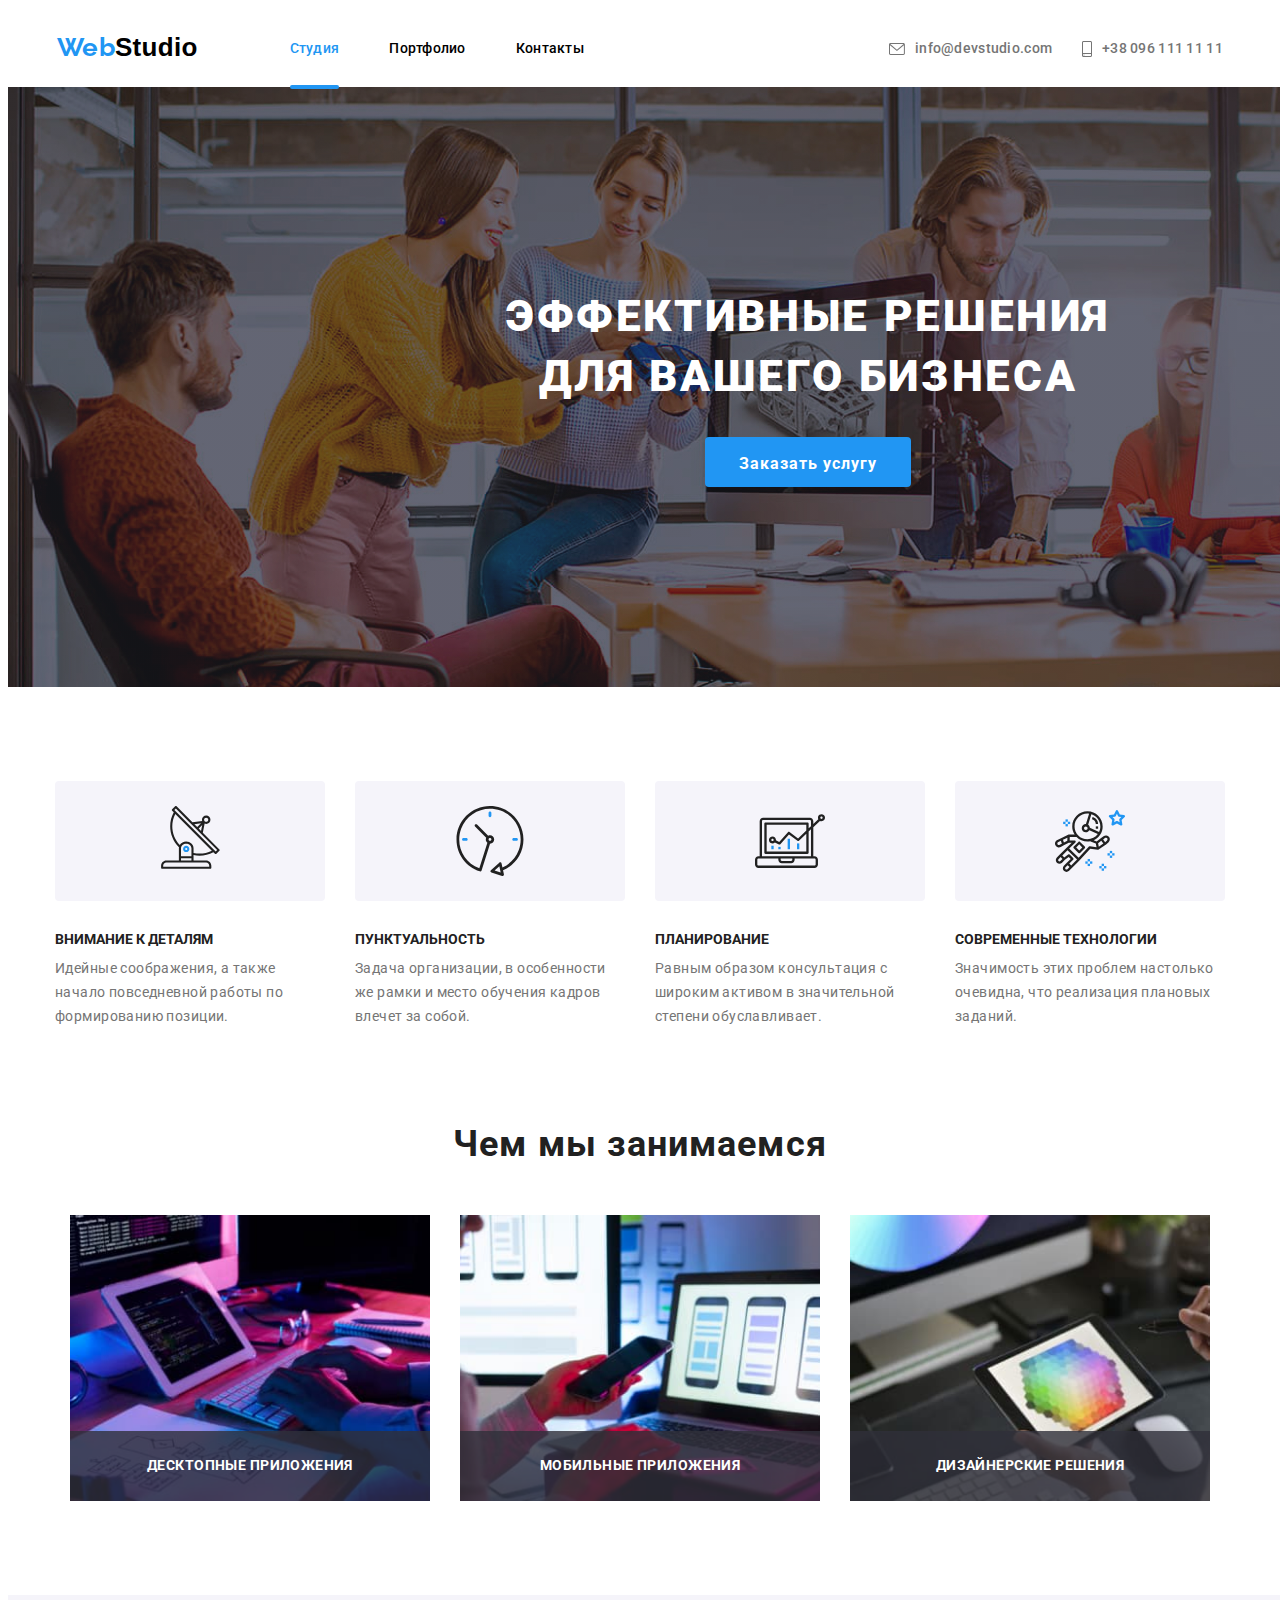
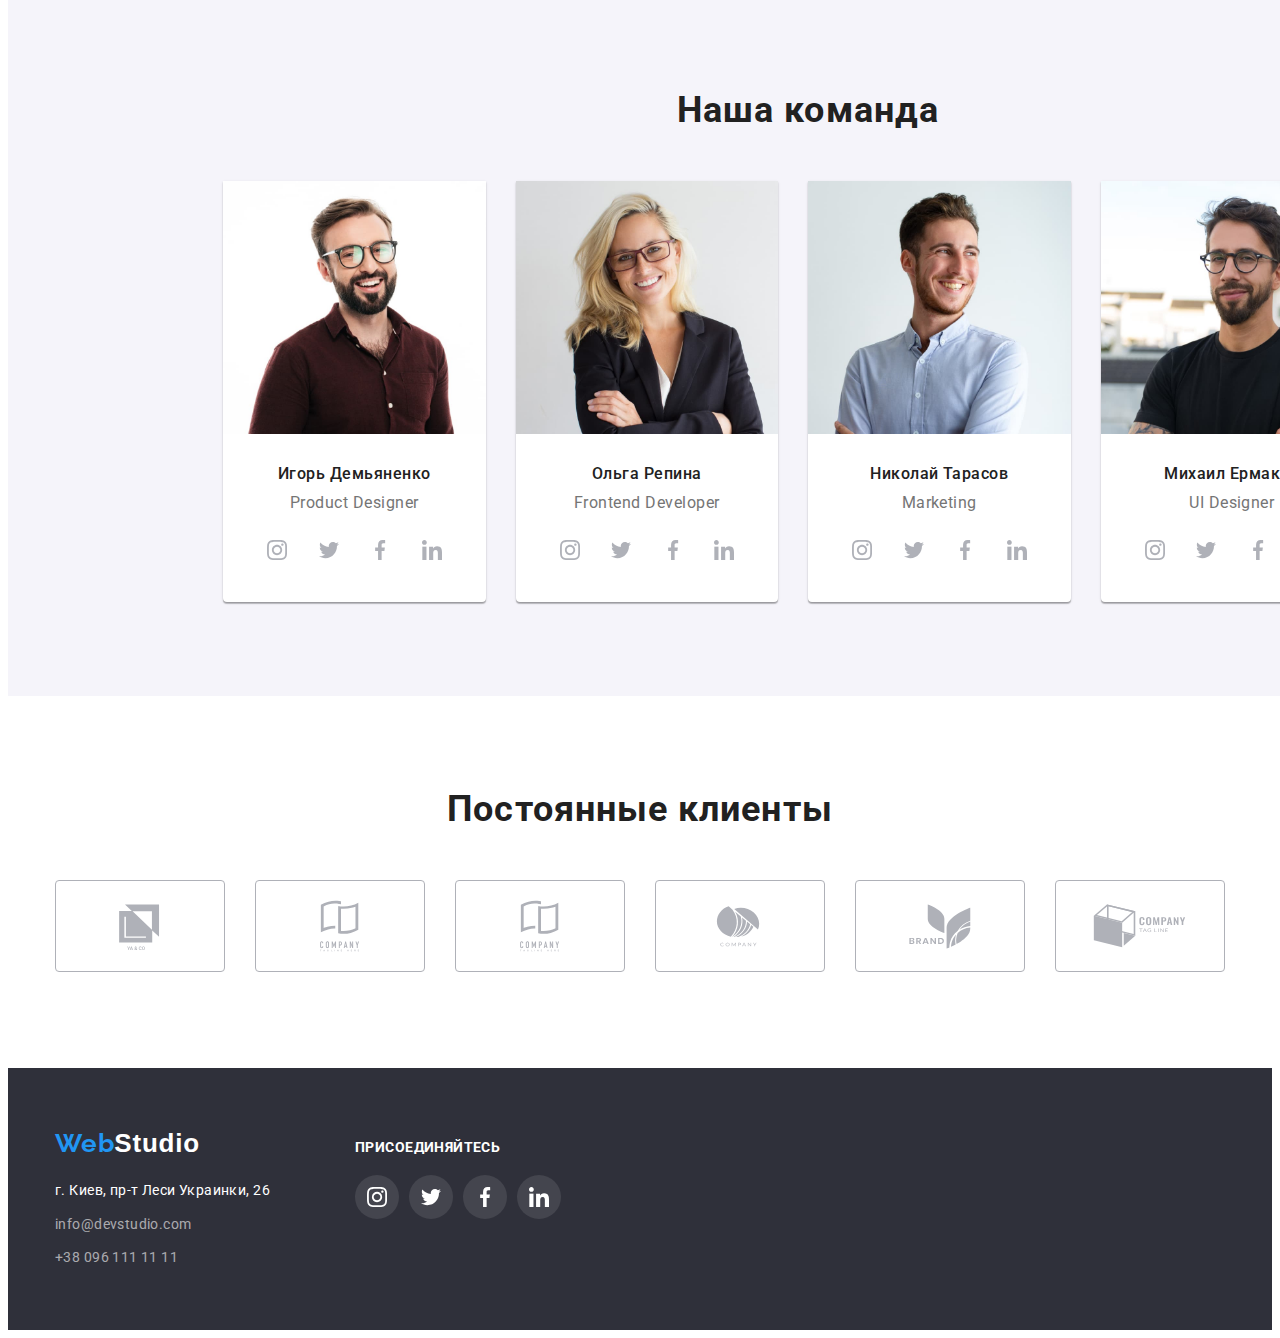
<file: index.html>
<!DOCTYPE html>
<html lang="ru">
<head>
    <meta charset="UTF-8">
    <meta http-equiv="X-UA-Compatible" content="IE=edge">
    <meta name="viewport" content="width=device-width, initial-scale=1.0">
    <link rel="preconnect" href="https://fonts.googleapis.com">
    <link rel="preconnect" href="https://fonts.gstatic.com" crossorigin>
    <link href="https://fonts.googleapis.com/css2?family=Oleo+Script&family=Raleway:wght@700&family=Roboto:wght@400;500;700;900&display=swap" rel="stylesheet">
    <link rel="stylesheet" href="https://cdnjs.cloudflare.com/ajax/libs/modern-normalize/1.1.0/modern-normalize.min.css" integrity="sha512-wpPYUAdjBVSE4KJnH1VR1HeZfpl1ub8YT/NKx4PuQ5NmX2tKuGu6U/JRp5y+Y8XG2tV+wKQpNHVUX03MfMFn9Q==" crossorigin="anonymous" referrerpolicy="no-referrer" />
    <link href="styles.css" rel="stylesheet">
    <title>HW №5</title>
</head>
<body>
    <!--Шапка сайта-->
    <header>
        <div class="header container">
            <nav class="navigation">
                <a class="link" href="/">
                <span class="web">Web</span>
                <span class="studio">Studio</span>
                </a>
            </nav>
            <ul class="navigation-list">
                <li class="nav-list list"> <a class="nav-list-link link current" href="/">Студия</a></li> 
                <li class="nav-list list"> <a class="nav-list-link link" href="portfolio.html">Портфолио</a></li> 
                <li class="nav-list list"> <a class="nav-list-link link" href="/">Контакты</a></li> 
            </ul>
    
            <ul class="contacts">
                <li class="mail-list list"><a class="mail link" href="mailto:info@devstudio.com">
                    <svg class="icon-mail">
                        <use href="images/sprite.svg#icon-mail"></use>
                    </svg>info@devstudio.com</a></li>
                <li class="tel-list list"><a class="tel link" href="tel:+380961111111">
                    <svg class="icon-tel">
                        <use href="images/sprite.svg#icon-tel"></use>
                    </svg>+38 096 111 11 11</a></li>   
            </ul>
        </div>
    </header>
    <!--Герой-->
<main>
    <section class="hero">
    <h1 class="hero-title">ЭФФЕКТИВНЫЕ РЕШЕНИЯ <br> ДЛЯ ВАШЕГО БИЗНЕСА</h1>
    <button class="hero-button" type="button" data-modal-open>Заказать услугу</button>

    <div class="backdrop is-hidden" data-modal>
    <div class="modal">
        <button type="button" class="modal-close-btn" data-modal-close>
            <svg class="modal-close-icon" width="18" height="18">
                <use href="./images/sprite.svg#icon-close"></use>
            </svg>
        </button>
    </div>
    </div>
    </section>

    <section class="features">
        <div class="container">
            <ul>
                <li class="features-list list">
                    <div class="features-box">
                        <svg class="features-icons">
                            <use href="images/sprite.svg#icon-antenna"></use>
                        </svg>
                    </div>
                    <h3 class="features-title">Внимание к деталям</h3>
                    <p class="features-text">Идейные соображения, а также начало повседневной работы по формированию позиции.</p>
                </li>
                <li class="features-list list">
                    <div class="features-box">
                        <svg class="features-icons">
                            <use href="images/sprite.svg#icon-clock"></use>
                        </svg>
                    </div>
                    <h3 class="features-title">Пунктуальность</h3>
                    <p class="features-text">Задача организации, в особенности же рамки и место обучения кадров влечет за собой.</p>
                </li>
                <li class="features-list list">
                    <div class="features-box">
                        <svg class="features-icons">
                            <use href="images/sprite.svg#icon-diagram"></use>
                        </svg>
                    </div>
                    <h3 class="features-title">Планирование</h3>
                    <p class="features-text">Равным образом консультация с широким активом в значительной степени обуславливает.</p>
                </li>
                <li class="features-list list">
                    <div class="features-box">
                        <svg class="features-icons">
                            <use href="images/sprite.svg#icon-astronaut"></use>
                        </svg>
                    </div>
                    <h3 class="features-title">Современные технологии</h3>
                    <p class="features-text">Значимость этих проблем настолько очевидна, что реализация плановых заданий.</p>
                </li>
            </ul>
        </div>
    </section>
    <!-- Чем мы занимаемся-->
    <section class="container">
        <div class="container">
            <h2 class="caption">Чем мы занимаемся</h2>
            <ul class="examples">
                <li class="examples-list list">
                    <div class="examples-card">
                        <img src="images/img1.jpg" alt="планируем" width="370" height="294">
                    </div>
                    <p class="examples-overlay">Десктопные приложения</p>
                </li>
                <li class="examples-list list">
                    <div class="examples-card">
                        <img src="images/img2.jpg" alt="разрабатываем" width="370" height="294">
                    </div>
                    <p class="examples-overlay">Мобильные приложения</p>
                </li>
                <li class="examples-list list">
                    <div class="examples-card">
                        <img src="images/img3.jpg" alt="результат" width="370" height="294">
                    </div>
                    <p class="examples-overlay">Дизайнерские решения</p>
                </li>
            </ul>
        </div>  
    </section>
    <!--Наша команда-->
    <section class="team">
        <div class="container">
            <h2 class="caption">Наша команда</h2>
            <ul class="team-list">
                <li class="team-list-card list">
                    <img src="images/photo1.jpg" alt="Игорь Демьяненко" width="270" height="260">
                    <div class="team-description">
                        <p class="name">Игорь Демьяненко</p>
                        <p class="position">Product Designer</p>
                        <ul class="social-list list">
                            <li class="social-list-item">
                                <a class="social-list-link" href="">
                                    <svg class="social-list-icon" width="20" height="20">
                                        <use href="./images/sprite.svg#icon-instagram"></use>
                                    </svg>
                                </a>
                            </li>
                            <li class="social-list-item">
                                <a class="social-list-link" href="">
                                    <svg class="social-list-icon" width="20" height="20">
                                        <use href="./images/sprite.svg#icon-twitter"></use>
                                    </svg>
                                </a>
                            </li>
                            <li class="social-list-item">
                                <a class="social-list-link" href="">
                                    <svg class="social-list-icon" width="20" height="20">
                                        <use href="./images/sprite.svg#icon-facebook"></use>
                                    </svg>
                                </a>
                            </li>
                            <li class="social-list-item">
                                <a class="social-list-link" href="">
                                    <svg class="social-list-icon" width="20" height="20">
                                        <use href="./images/sprite.svg#icon-linkedin"></use>
                                    </svg>
                                </a>
                            </li>
                        </ul>
                    </div>
                </li>
                <li class="team-list-card list">
                    <img src="images/photo2.jpg" alt="Ольга Репина" width="270" height="260">
                    <div class="team-description">
                        <p class="name">Ольга Репина</p>
                        <p class="position">Frontend Developer</p>
                        <ul class="social-list list">
                            <li class="social-list-item">
                                <a class="social-list-link" href="">
                                    <svg class="social-list-icon" width="20" height="20">
                                        <use href="./images/sprite.svg#icon-instagram"></use>
                                    </svg>
                                </a>
                            </li>
                            <li class="social-list-item">
                                <a class="social-list-link" href="">
                                    <svg class="social-list-icon" width="20" height="20">
                                        <use href="./images/sprite.svg#icon-twitter"></use>
                                    </svg>
                                </a>
                            </li>
                            <li class="social-list-item">
                                <a class="social-list-link" href="">
                                    <svg class="social-list-icon" width="20" height="20">
                                        <use href="./images/sprite.svg#icon-facebook"></use>
                                    </svg>
                                </a>
                            </li>
                            <li class="social-list-item">
                                <a class="social-list-link" href="">
                                    <svg class="social-list-icon" width="20" height="20">
                                        <use href="./images/sprite.svg#icon-linkedin"></use>
                                    </svg>
                                </a>
                            </li>
                        </ul>
                    </div>
                </li>
                <li class="team-list-card list">
                    <img src="images/photo3.jpg" alt="Николай Тарасов" width="270" height="260">
                    <div class="team-description">
                        <p class="name">Николай Тарасов</p>
                        <p class="position">Marketing</p>
                        <ul class="social-list list">
                            <li class="social-list-item">
                                <a class="social-list-link" href="">
                                    <svg class="social-list-icon" width="20" height="20">
                                        <use href="./images/sprite.svg#icon-instagram"></use>
                                    </svg>
                                </a>
                            </li>
                            <li class="social-list-item">
                                <a class="social-list-link" href="">
                                    <svg class="social-list-icon" width="20" height="20">
                                        <use href="./images/sprite.svg#icon-twitter"></use>
                                    </svg>
                                </a>
                            </li>
                            <li class="social-list-item">
                                <a class="social-list-link" href="">
                                    <svg class="social-list-icon" width="20" height="20">
                                        <use href="./images/sprite.svg#icon-facebook"></use>
                                    </svg>
                                </a>
                            </li>
                            <li class="social-list-item">
                                <a class="social-list-link" href="">
                                    <svg class="social-list-icon" width="20" height="20">
                                        <use href="./images/sprite.svg#icon-linkedin"></use>
                                    </svg>
                                </a>
                            </li>
                        </ul>
                    </div>
                </li>
                <li class="team-list-card list">
                    <img src="images/photo4.jpg" alt="Михаил Ермаков" width="270" height="260">
                    <div class="team-description">
                        <p class="name">Михаил Ермаков</p>
                        <p class="position">UI Designer</p>
                        <ul class="social-list list">
                            <li class="social-list-item">
                                <a class="social-list-link" href="">
                                    <svg class="social-list-icon" width="20" height="20">
                                        <use href="./images/sprite.svg#icon-instagram"></use>
                                    </svg>
                                </a>
                            </li>
                            <li class="social-list-item">
                                <a class="social-list-link" href="">
                                    <svg class="social-list-icon" width="20" height="20">
                                        <use href="./images/sprite.svg#icon-twitter"></use>
                                    </svg>
                                </a>
                            </li>
                            <li class="social-list-item">
                                <a class="social-list-link" href="">
                                    <svg class="social-list-icon" width="20" height="20">
                                        <use href="./images/sprite.svg#icon-facebook"></use>
                                    </svg>
                                </a>
                            </li>
                            <li class="social-list-item">
                                <a class="social-list-link" href="">
                                    <svg class="social-list-icon" width="20" height="20">
                                        <use href="./images/sprite.svg#icon-linkedin"></use>
                                    </svg>
                                </a>
                            </li>
                        </ul>
                    </div>
                </li>
            </ul>
        </div>   
    </section>

    <section class="all-clients">
        <div class="container">
            <h2 class="caption">Постоянные клиенты</h2>
            <ul class="clients list">
                <li class="clients-list">
                <a class="clients-list-link" href="">
                    <svg class="clients-list-icon" width="106" height="60">
                        <use href="./images/sprite.svg#icon-client1"></use>
                    </svg>
                </a>
                </li>
                <li class="clients-list">
                    <a class="clients-list-link" href="">
                        <svg class="clients-list-icon" width="106" height="60">
                            <use href="./images/sprite.svg#icon-client2"></use>
                        </svg>
                    </a>
                </li>
                <li class="clients-list">
                    <a class="clients-list-link" href="">
                        <svg class="clients-list-icon" width="106" height="60">
                            <use href="./images/sprite.svg#icon-client3"></use>
                        </svg>
                    </a>
                </li>
                <li class="clients-list">
                    <a class="clients-list-link" href="">
                        <svg class="clients-list-icon" width="106" height="60">
                            <use href="./images/sprite.svg#icon-client4"></use>
                        </svg>
                    </a>
                </li>
                <li class="clients-list">
                    <a class="clients-list-link" href="">
                        <svg class="clients-list-icon" width="106" height="60">
                            <use href="./images/sprite.svg#icon-client5"></use>
                        </svg>
                    </a>
                </li>
                <li class="clients-list">
                    <a class="clients-list-link" href="">
                        <svg class="clients-list-icon" width="106" height="60">
                            <use href="./images/sprite.svg#icon-client6"></use>
                        </svg>
                    </a>
                </li>
            </ul>
        </div>
    </section>
</main>
<!--Футер-->
<footer class="footer">
    <div class="footer-container container">
        <div class="contacts-footer">
            <a href="./index.html" class="logo-footer">Web<span class="studio-logo-footer">Studio</span></a>
            <address class="address">г. Киев, пр-т Леси Украинки, 26</address>
            
            <ul class="list">
                <li class="contacts-footer-list"><a href="mailto:info@devstudio.com"
                        class="contacts-footer">info@devstudio.com</a></li>
                <li class="contacts-footer-li"><a href="tel:+380961111111" class="contacts-footer">+38 096 111 11 11</a>
                </li>
            </ul>
        </div>
        <div class="social-footer">
            <p class="join-social">присоединяйтесь</p>
            <ul class="footer-social-list">
                <li class="social-footer-item list">
                    <a href="" class="social-footer-link">
                        <svg class="social-footer-icon" width="20" height="20">
                            <use href="./images/sprite.svg#icon-instagram"></use>
                        </svg>
                    </a>
                </li>
                <li class="social-footer-item list">
                    <a href="" class="social-footer-link">
                        <svg class="social-footer-icon" width="20" height="20">
                            <use href="./images/sprite.svg#icon-twitter"></use>
                        </svg>
                    </a>
                </li>
                <li class="social-footer-item list">
                    <a href="" class="social-footer-link">
                        <svg class="social-footer-icon" width="20" height="20">
                            <use href="./images/sprite.svg#icon-facebook"></use>
                        </svg>
                    </a>
                </li>
                <li class="social-footer-item list">
                    <a href="" class="social-footer-link">
                        <svg class="social-footer-icon" width="20" height="20">
                            <use href="./images/sprite.svg#icon-linkedin"></use>
                        </svg>
                    </a>
                </li>
            </ul>
        </div>
    </div>
</footer>


<script src="./js/modal.js"></script>
</body>
</html>
</file>
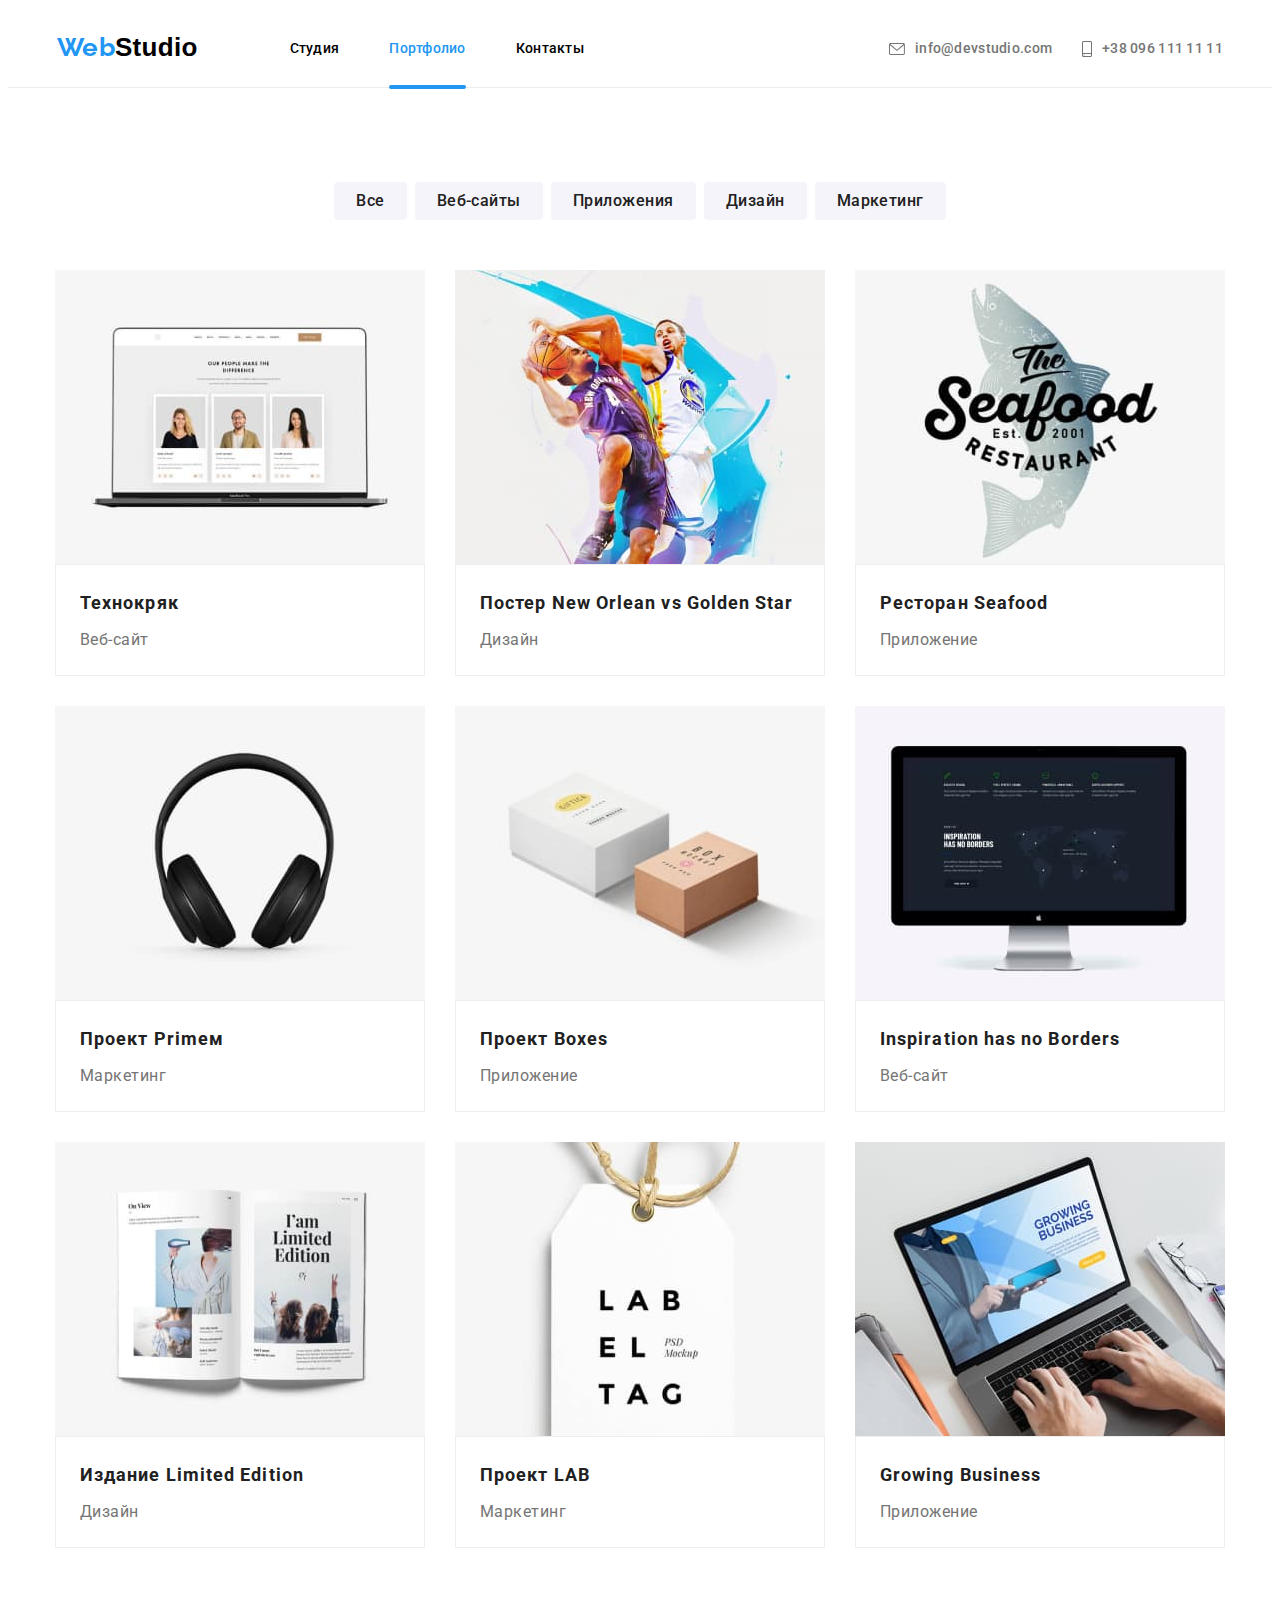
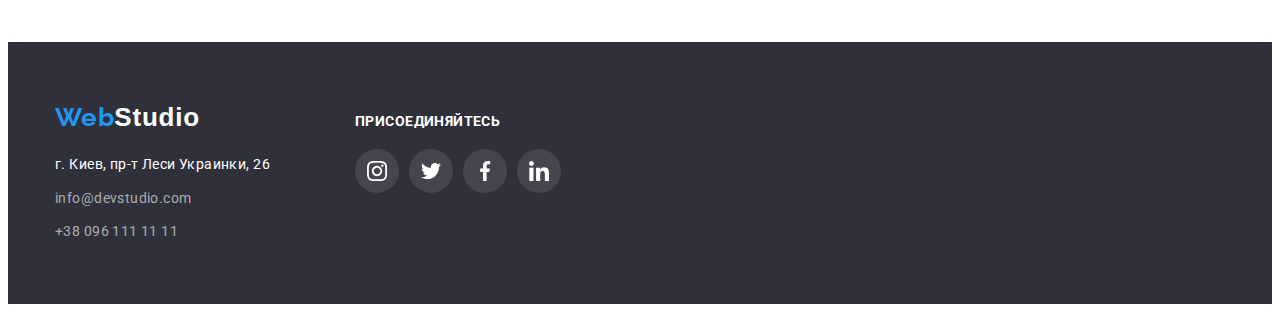
<file: portfolio.html>
<!DOCTYPE html>
<html lang="ru">
<head>
    <meta charset="UTF-8">
    <meta http-equiv="X-UA-Compatible" content="IE=edge">
    <meta name="viewport" content="width=device-width, initial-scale=1.0">
    <link rel="preconnect" href="https://fonts.googleapis.com">
    <link rel="preconnect" href="https://fonts.gstatic.com" crossorigin>
    <link href="https://fonts.googleapis.com/css2?family=Oleo+Script&family=Raleway:wght@700&family=Roboto:wght@400;500;700;900&display=swap" rel="stylesheet">
    <link rel="stylesheet" href="https://cdnjs.cloudflare.com/ajax/libs/modern-normalize/1.1.0/modern-normalize.min.css" integrity="sha512-wpPYUAdjBVSE4KJnH1VR1HeZfpl1ub8YT/NKx4PuQ5NmX2tKuGu6U/JRp5y+Y8XG2tV+wKQpNHVUX03MfMFn9Q==" crossorigin="anonymous" referrerpolicy="no-referrer" />
    <link href="styles.css" rel="stylesheet">
    <title>portfolio</title>
</head>
<body>
    <!--Шапка сайта-->
    <header class="portfolio-header">
        <div class="header container">
            <nav class="navigation">
                <a class="link" href="/">
                <span class="web">Web</span>
                <span class="studio">Studio</span>
                </a>
            </nav>
            <ul class="navigation-list">
                <li class="nav-list list"> <a class="nav-list-link link" href="index.html">Студия</a></li> 
                <li class="nav-list list"> <a class="nav-list-link link current" href="/">Портфолио</a></li> 
                <li class="nav-list list"> <a class="nav-list-link link" href="/">Контакты</a></li> 
            </ul>
    
            <ul class="contacts">
                <li class="mail-list list"><a class="mail link" href="mailto:info@devstudio.com">
                        <svg class="icon-mail">
                            <use href="images/sprite.svg#icon-mail"></use>
                        </svg>info@devstudio.com</a></li>
                <li class="tel-list list"><a class="tel link" href="tel:+380961111111">
                        <svg class="icon-tel">
                            <use href="images/sprite.svg#icon-tel"></use>
                        </svg>+38 096 111 11 11</a></li>
            </ul>
        </div>
    </header>
    <!--Герой-->
<main>
    <section class="menu">
        <div class="container">
            <ul class="menu-list">
                <li class="list">
                    <button class="menu-btn">Все</button>
                </li>
                <li class="list">
                    <button class="menu-btn">Веб-сайты</button>
                </li>
                <li class="list">
                    <button class="menu-btn">Приложения</button>
                </li>
                <li class="list">
                    <button class="menu-btn">Дизайн</button>
                </li>
                <li class="list">
                    <button class="menu-btn">Маркетинг</button>
                </li>
            </ul>
        </div>

        <div class="container">
            <ul class="gallery">
                <li class="gallery-list list">
                    <div class="gallery-card">
                        <a class="gallery-card-link link" href="/">
                            <div class="gallery-wrapper">
                                <img class="gallery-photo" src="images/gallery-1.jpg" alt="Проект Технокряк">
                                <p class="gallery-overlay">Ресурс предлагает комплексные предложения с разным уровнем функционала и сервисов. Все это позволит посетителю получить исчерпывающие сведения о компании или о частном лице.</p>
                            </div>
                            
                            <div class="gallery-description">
                                <h2 class="gallery-title">Технокряк</h2>
                                <p class="gallery-text">Веб-сайт</p>
                            </div>
                        </a>
                    </div>
                </li>
                <li class="gallery-list list">
                    <div class="gallery-card">
                        <a class="gallery-card-link link" href="/">
                            <div class="gallery-wrapper">
                                <img src="images/gallery-2.jpg" alt="Постер New Orlean vs Golden Star">
                                <p class="gallery-overlay">Ресурс предлагает комплексные предложения с разным уровнем функционала и сервисов. Все это позволит посетителю получить исчерпывающие сведения о компании или о частном лице.</p>
                            </div>
                            
                            <div class="gallery-description">
                                <h2 class="gallery-title">Постер New Orlean vs Golden Star</h2>
                                <p class="gallery-text">Дизайн</p>
                            </div>
                        </a>
                    </div>
                </li>
                <li class="gallery-list list">
                    <div class="gallery-card">
                        <a class="gallery-card-link link" href="/">
                            <div class="gallery-wrapper">
                                <img src="images/gallery-3.jpg" alt="Проект Ресторан Seafood">
                                <p class="gallery-overlay">Ресурс предлагает комплексные предложения с разным уровнем функционала и сервисов. Все это позволит посетителю получить исчерпывающие сведения о компании или о частном лице.</p>
                            </div>
                            
                            <div class="gallery-description">
                                <h2 class="gallery-title">Ресторан Seafood</h2>
                                <p class="gallery-text">Приложение</p>
                            </div>
                        </a>
                    </div>
                </li>    
                <li class="gallery-list list">
                    <div class="gallery-card">
                        <a class="gallery-card-link link" href="/">
                            <div class="gallery-wrapper">
                                <img src="images/gallery-4.jpg" alt="Проект Prime">
                                <p class="gallery-overlay">Ресурс предлагает комплексные предложения с разным уровнем функционала и сервисов. Все это позволит посетителю получить исчерпывающие сведения о компании или о частном лице.</p>
                            </div>
                            
                            <div class="gallery-description">
                                <h2 class="gallery-title">Проект Primeм</h2>
                                <p class="gallery-text">Маркетинг</p>
                            </div>
                        </a>
                    </div>
                </li>
                <li class="gallery-list list">
                    <div class="gallery-card">
                        <a class="gallery-card-link link" href="/">
                            <div class="gallery-wrapper">
                                <img src="images/gallery-5.jpg" alt="Проект Boxes">
                                <p class="gallery-overlay">Ресурс предлагает комплексные предложения с разным уровнем функционала и сервисов. Все это позволит посетителю получить исчерпывающие сведения о компании или о частном лице.</p>
                            </div>
                            
                            <div class="gallery-description">
                                <h2 class="gallery-title">Проект Boxes</h2>
                                <p class="gallery-text">Приложение</p>
                            </div>
                        </a>
                    </div>
                </li>
                <li class="gallery-list list">
                    <div class="gallery-card">
                        <a class="gallery-card-link link" href="/">
                            <div class="gallery-wrapper">
                                <img src="images/gallery-6.jpg" alt="Inspiration has no Borders">
                                <p class="gallery-overlay">Ресурс предлагает комплексные предложения с разным уровнем функционала и сервисов. Все это позволит посетителю получить исчерпывающие сведения о компании или о частном лице.</p>
                            </div>
                            <div class="gallery-description">
                                <h2 class="gallery-title">Inspiration has no Borders</h2>
                                <p class="gallery-text">Веб-сайт</p>
                            </div>
                        </a>
                    </div>  
                </li>
                <li class="gallery-list list">
                    <div class="gallery-card">
                        <a class="gallery-card-link link" href="/">
                            <div class="gallery-wrapper">
                                <img src="images/gallery-7.jpg" alt="Издание Limited Edition">
                                <p class="gallery-overlay">Ресурс предлагает комплексные предложения с разным уровнем функционала и сервисов. Все это позволит посетителю получить исчерпывающие сведения о компании или о частном лице.</p>
                            </div>
                            
                            <div class="gallery-description">
                                <h2 class="gallery-title">Издание Limited Edition</h2>
                                <p class="gallery-text">Дизайн</p>
                            </div>
                        </a>
                    </div>
                </li>
                <li class="gallery-list list">
                    <div class="gallery-card">
                        <a class="gallery-card-link link" href="/">
                            <div class="gallery-wrapper">
                                <img src="images/gallery-8.jpg" alt="Проект LAB">
                                <p class="gallery-overlay">Ресурс предлагает комплексные предложения с разным уровнем функционала и сервисов. Все это позволит посетителю получить исчерпывающие сведения о компании или о частном лице.</p>
                            </div>
                            
                            <div class="gallery-description">
                                <h2 class="gallery-title">Проект LAB</h2>
                                <p class="gallery-text">Маркетинг</p>
                            </div>
                        </a>
                    </div>
                </li>
                <li class="gallery-list list">
                    <div class="gallery-card">
                        <a class="gallery-card-link link" href="/">
                            <div class="gallery-wrapper">
                                <img src="images/gallery-9.jpg" alt="Проект Growing Business">
                                <p class="gallery-overlay">Ресурс предлагает комплексные предложения с разным уровнем функционала и сервисов. Все это позволит посетителю получить исчерпывающие сведения о компании или о частном лице.</p>
                            </div>
                            
                            <div class="gallery-description">
                                <h2 class="gallery-title">Growing Business</h2>
                                <p class="gallery-text">Приложение</p>
                            </div>
                        </a>
                    </div>
                </li>
             </ul>
        </div>
    </section>
</main>
<!--Футер-->
<footer class="footer">
    <div class="footer-container container">
        <div class="contacts-footer">
            <a href="./index.html" class="logo-footer">Web<span class="studio-logo-footer">Studio</span></a>
            <address class="address">г. Киев, пр-т Леси Украинки, 26</address>

            <ul class="list">
                <li class="contacts-footer-list"><a href="mailto:info@devstudio.com"
                        class="contacts-footer">info@devstudio.com</a></li>
                <li class="contacts-footer-li"><a href="tel:+380961111111" class="contacts-footer">+38 096 111 11 11</a>
                </li>
            </ul>
        </div>
        <div class="social-footer">
            <p class="join-social">присоединяйтесь</p>
            <ul class="footer-social-list">
                <li class="social-footer-item list">
                    <a href="" class="social-footer-link">
                        <svg class="social-footer-icon" width="20" height="20">
                            <use href="./images/sprite.svg#icon-instagram"></use>
                        </svg>
                    </a>
                </li>
                <li class="social-footer-item list">
                    <a href="" class="social-footer-link">
                        <svg class="social-footer-icon" width="20" height="20">
                            <use href="./images/sprite.svg#icon-twitter"></use>
                        </svg>
                    </a>
                </li>
                <li class="social-footer-item list">
                    <a href="" class="social-footer-link">
                        <svg class="social-footer-icon" width="20" height="20">
                            <use href="./images/sprite.svg#icon-facebook"></use>
                        </svg>
                    </a>
                </li>
                <li class="social-footer-item list">
                    <a href="" class="social-footer-link">
                        <svg class="social-footer-icon" width="20" height="20">
                            <use href="./images/sprite.svg#icon-linkedin"></use>
                        </svg>
                    </a>
                </li>
            </ul>
        </div>
    </div>
</footer>
</body>
</html>
</file>
<file: styles.css>
:root {
--accent-color: #2196F3;
--dark-grey-color: #212121;
--grey-color: #757575;
--black-color: #000000;
--white-color: #FFFFFF; 
--bg-color: #2F303A;
--icons-color: #AFB1B8;
}
*,
*::before,
*::after {
  box-sizing: border-box;
}
h1,
h2,
h3,
h4,
h5,
h6,
p {
  margin-top: 0;
  margin-bottom: 0;
}

body {
    font-family: 'Roboto', sans-serif;
    font-style: normal;
    color: var(--dark-grey-color);
}
ul, ol {
    margin-top: 0;
    margin-bottom: 0;
    padding-left: 0;
}

img {
    display: block;
    max-width: 100%;
    height: auto;
    margin: 0;

}
address {
    font-style: normal;
}
header {
    padding-top: 24px;
    padding-bottom: 24px;
}
.container {
    max-width: 1200px;
    margin-left: auto;
    margin-right: auto;
    padding-left: 15px;
    padding-right: 15px;
}
.header {
    display: flex;
    justify-content: center;
    align-items: center;  
}
button {
    cursor: pointer;
}
section {
    padding-bottom: 94px;
}
.list {
    list-style: none;
}
.link {
    text-decoration: none;
}

.navigation {
    margin-right: 92px;
}
.navigation-list {
    display: flex;
}
.nav-list-link {
    font-weight: 500;
    font-size: 14px;
    line-height: 1.14;
    letter-spacing: 0.02em;
    color: var(--black-color);
    transition: color 250ms cubic-bezier(0.4, 0, 0.2, 1);
}
.nav-list {
    position: relative;
}
.nav-list:not(:last-child) {
    margin-right: 50px;
}

.link.current {
    color: var(--accent-color);
}

.link.current::after {
    position: absolute;
    content: '';
    left: 0;
    bottom: -32px;
    width: 100%;
    height: 4px;
    border-radius: 2px;
    background-color: var(--accent-color);

}
.navigation a {
    display:flex;
    color: var(--dark-grey-color);
    font-weight: 500;
    font-size: 14px;
    line-height: 1.14;
    letter-spacing: 0.02em;
    transition: color 250ms cubic-bezier(0.4, 0, 0.2, 1);
}
.navigation a:hover,
.navigation a:focus,
.nav-list-link:hover,
.nav-list-link:focus {
    display: block;
    color: var(--accent-color);
}
.web {
    font-family: 'Raleway', sans-serif;
    font-weight: bold;
    font-size: 26px;
    line-height: 1.19;
    color: var(--accent-color);
}
.studio {
    font-family: 'Oleo', sans-serif;
    font-weight: bold;
    font-size: 26px;
    line-height: 1.19;
    color: var(--black-color);
}
.contacts {
    display: flex;
}
.mail-list {
    margin-left: 305px;
}
.tel-list {
    margin-left: 30px;
}

.mail, .tel {
    display: inline-block;
    font-weight: 500;
    font-size: 14px;
    line-height: 1.14;
    letter-spacing: 0.02em;
    color: var(--grey-color);
    min-width: 122px;

    transition: color 250ms cubic-bezier(0.4, 0, 0.2, 1);
}
.mail:hover,
.mail:focus,
.tel:hover,
.tel:focus {
    display: block;
    color: var(--accent-color);
}

.icon-mail {
    fill: currentColor;
    width: 16px;
    height: 12px;
    margin-right: 10px;
    vertical-align: middle;
}
.icon-tel {
    fill: currentColor;
    width: 10px;
    height: 16px;
    margin-right: 10px;
    vertical-align: middle;
}
.hero {
    min-width: 1600px;
    height: 600px;
    background-size: cover;
    background-image: linear-gradient(rgba(47, 48, 58, 0.4),rgba(47, 48, 58, 0.4)), url(images/bg.jpg);
    background-repeat: no-repeat;
    text-align: center;
    padding-top: 200px;
    padding-bottom: 200px;
    margin: 0 auto;
}

.hero-title {
    color: var(--white-color);
    text-transform: uppercase;
    font-weight: 900;
    font-size: 44px;
    line-height: 1.36;
    letter-spacing: 0.06em;
    text-align: center;
    padding-bottom: 30px;
}
.hero-button {
    font-family: 'Roboto', sans-serif;
    font-style: normal;
    min-width: 200px;
    height: 50px;
    font-weight: bold;
    font-size: 16px;
    line-height: 1.88;
    letter-spacing: 0.06em;
    text-align: center;
    background-color: var(--accent-color);
    color: var(--white-color);
    padding: 10px 32px;
    margin: 0 auto;
    box-shadow: 0px 4px 4px rgba(0, 0, 0, 0.15);
    border-radius: 4px;
    border-color: transparent;
}
.caption {
    font-weight: bold;
    font-size: 36px;
    line-height: 1.17;
    text-align: center;
    letter-spacing: 0.03em;
    margin-bottom: 50px;
}
.features {
    margin: 0 auto;
    padding-top: 94px;
    padding-bottom: 94px;
}
.features ul {
    display: flex;
}
.features-list {
    width: 270px;
}
.features-list:not(:last-child) {
    margin-right: 30px;
}
.features-box {
    display: flex;
    align-items: center; 
    justify-content: center;
    width: 270px;
    height: 120px;
    background-color: #F5F4FA;
    border-radius: 4px;
    border-color: transparent;
    margin-bottom: 30px;
}
.features-icons {
    width: 70px;
    height: 70px;
}
.features-title {
    font-weight: bold;
    font-size: 14px;
    line-height: 16px;
    letter-spacing: 1.14;
    text-transform: uppercase;
    margin-bottom: 10px;
}
.features-text {
    font-family: 'Roboto', sans-serif;
    font-style: normal;
    font-weight: normal;
    font-size: 14px;
    line-height: 1.71;
    letter-spacing: 0.03em;
    color: var(--grey-color);
}
.examples {
    display: flex;
    margin: 0 auto;
    flex-basis: calc(100% / 3 -30px);
}
.examples-list {
    position: relative;
}
.examples-list:not(:last-child) {
    margin-right: 30px;
}
.examples-overlay {
    position: absolute;
    bottom: 0;
    left: 0;
    width: 100%;
    padding-top: 27px;
    padding-bottom: 27px;
    font-family: inherit;
    font-weight: 700;
    font-size: 14px;
    line-height: 1.14;
    text-align: center;
    letter-spacing: 0.03em;
    text-transform: uppercase;
    color: var(--white-color);
    background-color: rgba(47, 48, 58, 0.8);
}
.team {
    display: flex;
    padding-top: 94px;;
    padding-bottom: 94px;
    background-color: #F5F4FA;
    min-width: 1600px;
}

.team-list {
    display: flex;
    align-items: center;
}
.team-list-card {
    box-sizing: border-box;
    margin-right: 30px;
    flex-basis: calc(100% / 4 -30px);
    background-color: var(--white-color);
    box-shadow: 0px 1px 3px rgba(0, 0, 0, 0.12), 0px 1px 1px rgba(0, 0, 0, 0.14), 0px 2px 1px rgba(0, 0, 0, 0.2);
    border-radius: 0px 0px 4px 4px;
}
.team-list-card img {
    width: 100%;
}
.team-list-card:not(:last-child) {
    margin-right: 30px;
}
.team-description {
    padding-top: 30px;
    padding-bottom: 30px;
    padding-left: 32px;
    padding-right: 32px;
}
.name {
    font-weight: 500;
    font-size: 16px;
    line-height: 1.19;
    text-align: center;
    letter-spacing: 0.03em;
    margin-bottom: 10px;
}
.position {
    font-weight: normal;
    font-size: 16px;
    line-height: 1.19;
    text-align: center;
    letter-spacing: 0.03em;
    color: var(--grey-color);
}
.social-list {
    display: flex;
    justify-content: space-between;
    margin-top: 16px;
}
.social-list-link {
    display: flex;
    align-items: center;
    justify-content: center;
    width: 44px;
    height: 44px;
    background-color: none;
    border-radius: 50%;

    transition: background-color 250ms cubic-bezier(0.4, 0, 0.2, 1);
}
.social-list-link:hover,
.social-list-link:focus {
    background-color: var(--accent-color);
}
.social-list-link .social-list-icon {
    transition: fill 250ms cubic-bezier(0.4, 0, 0.2, 1);
}
.social-list-link:hover .social-list-icon,
.social-list-link:focus .social-list-icon {
    fill: var(--white-color);
}
.social-list-icon, .clients-list-icon {
    fill: var(--icons-color);
}
.all-clients {
    padding-top: 92px;
    padding-bottom: 96px;
}
.clients {
    display: flex;
    text-align: center;
    justify-content: center;
}
.clients-list {
    display: flex;
}
.clients-list:not(:last-child) {
    margin-right: 30px;
}
.clients-list-link {
    display: flex;
    text-align: center;
    justify-content: center;
    width: 170px;
    height: 92px;
    border: 1px solid var(--icons-color);
    border-radius: 4px;
    padding: 16px 32px;

    transition: border 250ms cubic-bezier(0.4, 0, 0.2, 1);
}
.clients-list-link:hover,
.clients-list-link:focus {
    border: 1px solid var(--accent-color);
}
.clients-list-link .clients-list-icon {
    transition: fill 250ms cubic-bezier(0.4, 0, 0.2, 1);
}
.clients-list-link:hover .clients-list-icon,
.clients-list-link:focus .clients-list-icon {
    fill: var(--accent-color);
}
.footer {
    background-color: var(--bg-color);
    padding-top: 60px;
    padding-bottom: 60px;
}

.logo-footer {
    display: inline-block;

    margin-bottom: 20px;
    font-family: 'Raleway',sans-serif;
    font-weight: 700;
    font-size: 26px;
    line-height: 1.19;
    letter-spacing: 0.03em;
    color: var(--accent-color);
    text-decoration: none;
}

.studio-logo-footer {
    font-family: 'Oleo', sans-serif;
    color: var(--white-color);
}

.address {
    margin-bottom: 10px;
    font-style: normal;
    font-size: 14px;
    line-height: 1.7;
    letter-spacing: 0.03em;
    color: var(--white-color);
}

.contacts-footer-list:not(:last-child) {
    margin-bottom: 10px;
}

.contacts-footer {
    font-weight: 400;
    font-size: 14px;
    line-height: 1.7;
    letter-spacing: 0.03em;
    color: rgba(255, 255, 255, 0.6);
    text-decoration: none;

    transition: color 250ms cubic-bezier(0.4, 0, 0.2, 1);
}

.contacts-footer:hover,
.contacts-footer:focus {
    color: var(--accent-color);
}

.footer-container {
    display: flex;
    align-items: baseline;
}

.contacts-footer {
    min-width: 230px;
    margin-right: 70px;
}

.social-footer {
    display: block;
    align-items: center;
}

.footer-social-list {
    display: flex;
}

.social-footer-item:not(:last-child) {
    margin-right: 10px;
}

.social-footer-link {
    display: flex;
    align-items: center;
    justify-content: center;
    width: 44px;
    height: 44px;
    border-radius: 50%;
    background-color: #44454E;
    transition: background-color 250ms cubic-bezier(0.4, 0, 0.2, 1);
}

.social-footer-icon {
    fill: var(--white-color);
    transition: fill 250ms cubic-bezier(0.4, 0, 0.2, 1);
}

.social-footer-link:hover,
.social-footer-link:focus {
    background-color: var(--accent-color)
}

.join-social {
    margin-bottom: 20px;
    font-weight: 700;
    font-size: 14px;
    line-height: 16px;
    letter-spacing: 0.03em;
    text-transform: uppercase;
    color: var(--white-color);
}
.portfolio-header {
    border-bottom: 1px solid #ECECEC;
}
.menu {
    padding-top: 94px;
    padding-bottom: 94px;
}
.menu-list {
    display: flex;
    justify-content: center;
    margin-bottom: 50px;
}
.menu-list li:not(:last-child) {
    margin-right: 8px;
}
.menu-btn {
    font-family: 'Roboto', sans-serif; 
    font-style: normal;
    font-weight: 500;
    font-size: 16px;
    line-height: 1.625;
    text-align: center;
    letter-spacing: 0.03em;
    background-color: #F5F4FA;
    color: var(--dark-grey-color);
    border-radius: 4px;
    border: transparent;
    padding: 6px 22px;

    transition: color 250ms cubic-bezier(0.4, 0, 0.2, 1),
    background-color 250ms cubic-bezier(0.4, 0, 0.2, 1);

}
.menu-btn:hover,
.menu-btn:focus {
    background-color: var(--accent-color);
    color: var(--white-color);
    box-shadow: 0px 2px rgba(0, 0, 0, 0.3);
}
.gallery {
    display: flex;
    flex-wrap: wrap;
    margin-right: -30px;
    margin-bottom: -30px;
}

.gallery-list {
    margin-right: 30px;
    margin-bottom: 30px;
    flex-basis: calc(100%/3 - 30px);
}
.gallery-list:nth-child(3n) {
    margin-right: 0;
}
.gallery-card-link {
    display: block;
    transition: box-shadow 250ms cubic-bezier(0.4, 0, 0.2, 1)
}
.gallery-card-link:hover,
.gallery-card-link:focus {
    box-shadow: 0 1px 1px rgba(0, 0, 0, 0.12),
    0 4px 4px rgba(0, 0, 0, 0.06),
    1px 4px 6px rgba(0, 0, 0, 0.16);
    
}
.gallery-wrapper {
    position: relative;
    overflow: hidden;
}
.gallery-photo {
    width: 370px;
}
.gallery-overlay {
    position: absolute;
    top: 0;
    left: 0;
    width: 100%;
    height: 100%;
    padding: 63px 24px;
    overflow: auto;
    font-family: 'Roboto', sans-serif;
    font-weight: 400;
    font-size: 18px;
    line-height: 28px;
    letter-spacing: 0.03em;
    color: var(--white-color);
    text-align: start;
    background-color: rgba(33, 150, 243, 0.9);

    transform: translateY(100%);
    transition: transform 300ms linear;
}
.gallery-card-link:hover .gallery-overlay,
.gallery-card-link:focus .gallery-overlay {
    transform: translateY(0%);
}
.gallery-description {
    box-sizing: content-box;
    border:  1px solid #EEEEEE;
    padding: 20px 24px;
}

.gallery-title {
    font-weight: bold;
    font-size: 18px;
    line-height: 36px;
    letter-spacing: 0.06em;
    color: var(--dark-grey-color);

}  
.gallery-text {
    font-weight: normal;
    font-size: 16px;
    line-height: 30px;
    letter-spacing: 0.03em;
    color: var(--grey-color);
    margin-top: 4px;
}

.backdrop {
    position: fixed;
    top: 0;
    left: 0;
    width: 100vw;
    height: 100vh;
    background-color: rgba(0, 0, 0, 0.2);
    transition: opacity 250ms cubic-bezier(0.4, 0, 0.2, 1),
    visibility 250ms cubic-bezier(0.4, 0, 0.2, 1);
    z-index: 1;
}

.backdrop.is-hidden {
    opacity: 0;
    visibility: hidden;
    pointer-events: none;
}

.modal {
    position: absolute;
    top: 50%;
    left: 50%;
    transform: translate(-50%, -50%);
    width: 528px;
    height: 581px;
    background-color: var(--white-color);
}

.modal-close-btn {
    position: absolute;
    top: 8px;
    right: 8px;
    display: flex;
    justify-content: center;
    align-items: center;
    width: 30px;
    height: 30px;
    border-radius: 50%;
    border: 1px solid var(--icons-color);
    background-color: transparent;
    padding: 0;
    cursor: pointer;
}
</file>
